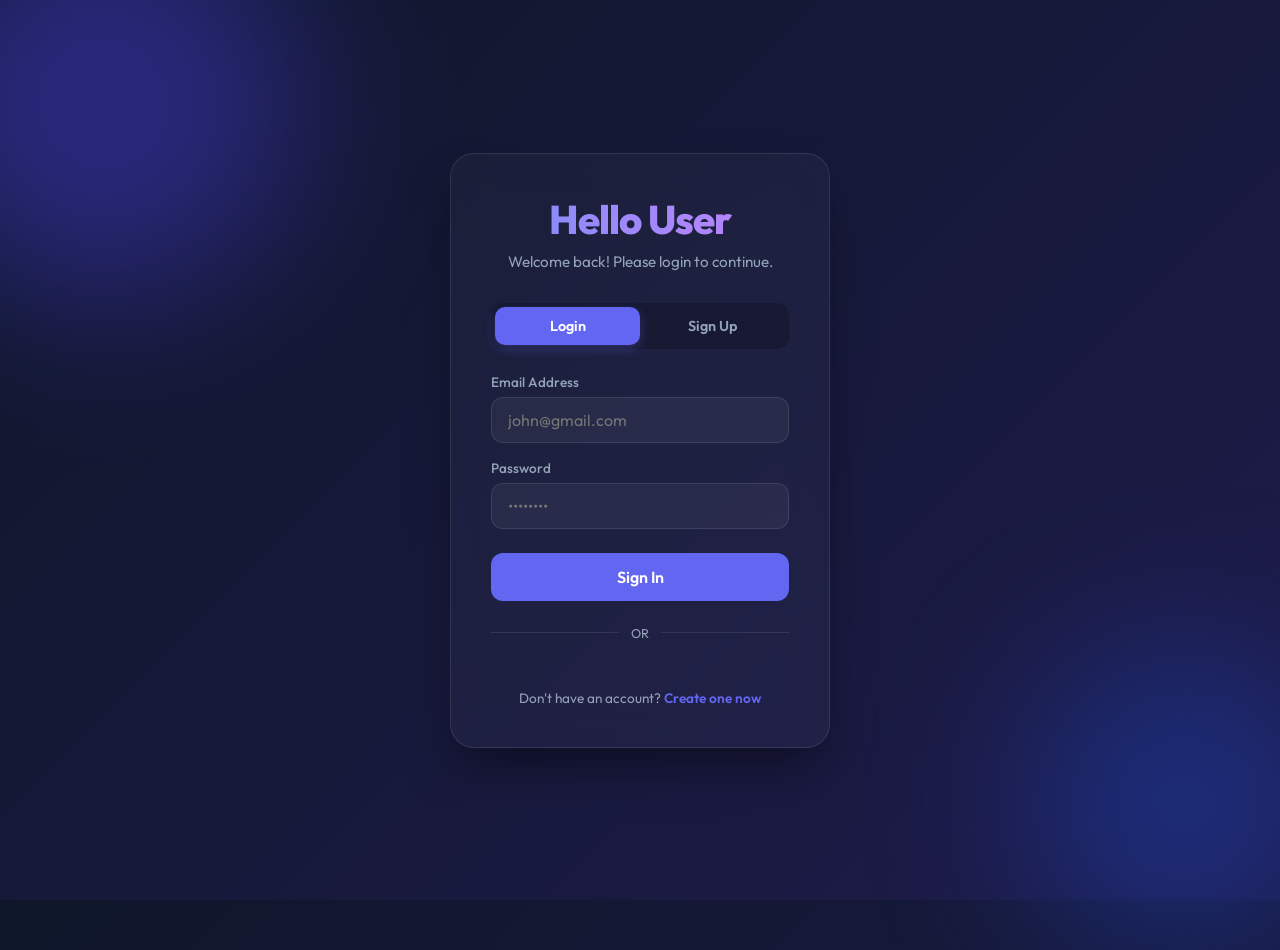
<file: auth.html>
<!DOCTYPE html>
<html lang="en">

<head>
  <meta charset="UTF-8">
  <meta name="viewport" content="width=device-width, initial-scale=1.0">
  <title>Login Page of Todo-List</title>
  <script src="https://accounts.google.com/gsi/client" async defer></script>
  <link href="https://fonts.googleapis.com/css2?family=Outfit:wght@300;400;600;800&display=swap" rel="stylesheet">
  <style>
    :root {
      --primary: #6366f1;
      --primary-hover: #4f46e5;
      --bg-gradient: linear-gradient(135deg, #0f172a 0%, #1e1b4b 100%);
      --glass: rgba(255, 255, 255, 0.03);
      --glass-border: rgba(255, 255, 255, 0.1);
      --text: #f8fafc;
      --text-muted: #94a3b8;
    }

    * {
      margin: 0;
      padding: 0;
      box-sizing: border-box;
      font-family: 'Outfit', sans-serif;
    }

    body {
      min-height: 100vh;
      display: flex;
      justify-content: center;
      align-items: center;
      background: var(--bg-gradient);
      color: var(--text);
      overflow: hidden;
      position: relative;
    }

    /* Ambient Background Elements */
    .orb {
      position: absolute;
      border-radius: 50%;
      filter: blur(80px);
      z-index: 0;
      opacity: 0.5;
    }

    .orb-1 {
      width: 400px;
      height: 400px;
      background: #4338ca;
      top: -100px;
      left: -100px;
    }

    .orb-2 {
      width: 300px;
      height: 300px;
      background: #1e40af;
      bottom: -50px;
      right: -50px;
    }

    .container {
      position: relative;
      z-index: 10;
      width: 100%;
      max-width: 420px;
      padding: 20px;
    }

    .auth-card {
      background: var(--glass);
      backdrop-filter: blur(20px);
      -webkit-backdrop-filter: blur(20px);
      border: 1px solid var(--glass-border);
      border-radius: 24px;
      padding: 40px;
      box-shadow: 0 25px 50px -12px rgba(0, 0, 0, 0.5);
      transition: all 0.3s ease;
    }

    .header {
      text-align: center;
      margin-bottom: 32px;
    }

    .header h1 {
      font-size: 2.5rem;
      font-weight: 800;
      letter-spacing: -0.02em;
      background: linear-gradient(to right, #818cf8, #c084fc);
      -webkit-background-clip: text;
      background-clip: text;
      -webkit-text-fill-color: transparent;
      margin-bottom: 8px;
    }

    .header p {
      color: var(--text-muted);
      font-size: 0.95rem;
    }

    .tabs {
      display: flex;
      background: rgba(0, 0, 0, 0.2);
      padding: 4px;
      border-radius: 12px;
      margin-bottom: 24px;
    }

    .tab {
      flex: 1;
      padding: 10px;
      text-align: center;
      cursor: pointer;
      border-radius: 10px;
      font-size: 0.9rem;
      font-weight: 600;
      transition: all 0.2s ease;
      color: var(--text-muted);
    }

    .tab.active {
      background: var(--primary);
      color: white;
      box-shadow: 0 4px 12px rgba(99, 102, 241, 0.3);
    }

    .form-group {
      margin-bottom: 16px;
    }

    .form-group label {
      display: block;
      font-size: 0.85rem;
      margin-bottom: 6px;
      color: var(--text-muted);
      font-weight: 500;
    }

    .input-wrapper {
      position: relative;
    }

    input {
      width: 100%;
      background: rgba(255, 255, 255, 0.05);
      border: 1px solid var(--glass-border);
      border-radius: 12px;
      padding: 12px 16px;
      color: white;
      font-size: 1rem;
      outline: none;
      transition: all 0.2s ease;
    }

    input:focus {
      border-color: var(--primary);
      background: rgba(255, 255, 255, 0.08);
      box-shadow: 0 0 0 4px rgba(99, 102, 241, 0.15);
    }

    .btn-primary {
      width: 100%;
      background: var(--primary);
      color: white;
      border: none;
      border-radius: 12px;
      padding: 14px;
      font-size: 1rem;
      font-weight: 600;
      cursor: pointer;
      transition: all 0.2s ease;
      margin-top: 8px;
    }

    .btn-primary:hover {
      background: var(--primary-hover);
      transform: translateY(-1px);
      box-shadow: 0 8px 20px rgba(99, 102, 241, 0.4);
    }

    .divider {
      display: flex;
      align-items: center;
      margin: 24px 0;
      color: var(--text-muted);
      font-size: 0.8rem;
    }

    .divider::before,
    .divider::after {
      content: "";
      flex: 1;
      height: 1px;
      background: var(--glass-border);
    }

    .divider span {
      padding: 0 12px;
    }

    .social-auth {
      display: flex;
      justify-content: center;
    }

    #signup-form {
      display: none;
    }

    /* Animation for form switch */
    .fade-in {
      animation: fadeIn 0.4s ease-out;
    }

    @keyframes fadeIn {
      from {
        opacity: 0;
        transform: translateY(10px);
      }

      to {
        opacity: 1;
        transform: translateY(0);
      }
    }

    .footer-text {
      text-align: center;
      margin-top: 24px;
      font-size: 0.85rem;
      color: var(--text-muted);
    }

    .footer-text a {
      color: var(--primary);
      text-decoration: none;
      font-weight: 600;
    }

    .g_id_signin {
      display: flex;
      justify-content: center;
      width: 100%;
    }
  </style>
</head>

<body>
  <div class="orb orb-1"></div>
  <div class="orb orb-2"></div>

  <div class="container">
    <div class="auth-card">
      <div class="header">
        <h1>Hello User</h1>
        <p id="auth-subtitle">Welcome back! Please login to continue.</p>
      </div>

      <div class="tabs">
        <div class="tab active" onclick="switchTab('login')">Login</div>
        <div class="tab" onclick="switchTab('signup')">Sign Up</div>
      </div>

      <!-- Login Form -->
      <form id="login-form" class="fade-in" onsubmit="handleAuth(event, 'login')">
        <div class="form-group">
          <label>Email Address</label>
          <input type="email" id="login-email" placeholder="john@gmail.com" required>
        </div>
        <div class="form-group">
          <label>Password</label>
          <input type="password" id="login-password" placeholder="••••••••" required>
        </div>
        <button type="submit" class="btn-primary">Sign In</button>
      </form>

      <!-- Signup Form -->
      <form id="signup-form" onsubmit="handleAuth(event, 'signup')">
        <div class="form-group">
          <label>Full Name</label>
          <input type="text" id="signup-name" placeholder="John Doe" required>
        </div>
        <div class="form-group">
          <label>Email Address</label>
          <input type="email" id="signup-email" placeholder="john@example.com" required>
        </div>
        <div class="form-group">
          <label>Create Password</label>
          <input type="password" id="signup-password" placeholder="••••••••" required>
        </div>
        <button type="submit" class="btn-primary">Create Account</button>
      </form>

      <div class="divider">
        <span>OR</span>
      </div>

      <div class="social-auth">
        <div id="g_id_onload" data-client_id="492730662686-2i2qfn6ag2dit77tj10bpmctp8o7v4j4.apps.googleusercontent.com"
          data-callback="handleGoogleSignIn">
        </div>
        <div class="g_id_signin" data-type="standard" data-shape="pill" data-theme="filled_blue" data-text="signin_with"
          data-size="large" data-logo_alignment="left">
        </div>
      </div>

      <p class="footer-text" id="toggle-footer">
        Don't have an account? <a href="#" onclick="switchTab('signup')">Create one now</a>
      </p>
    </div>
  </div>

  <script src="auth.js"></script>
</body>


</html>
</file>
